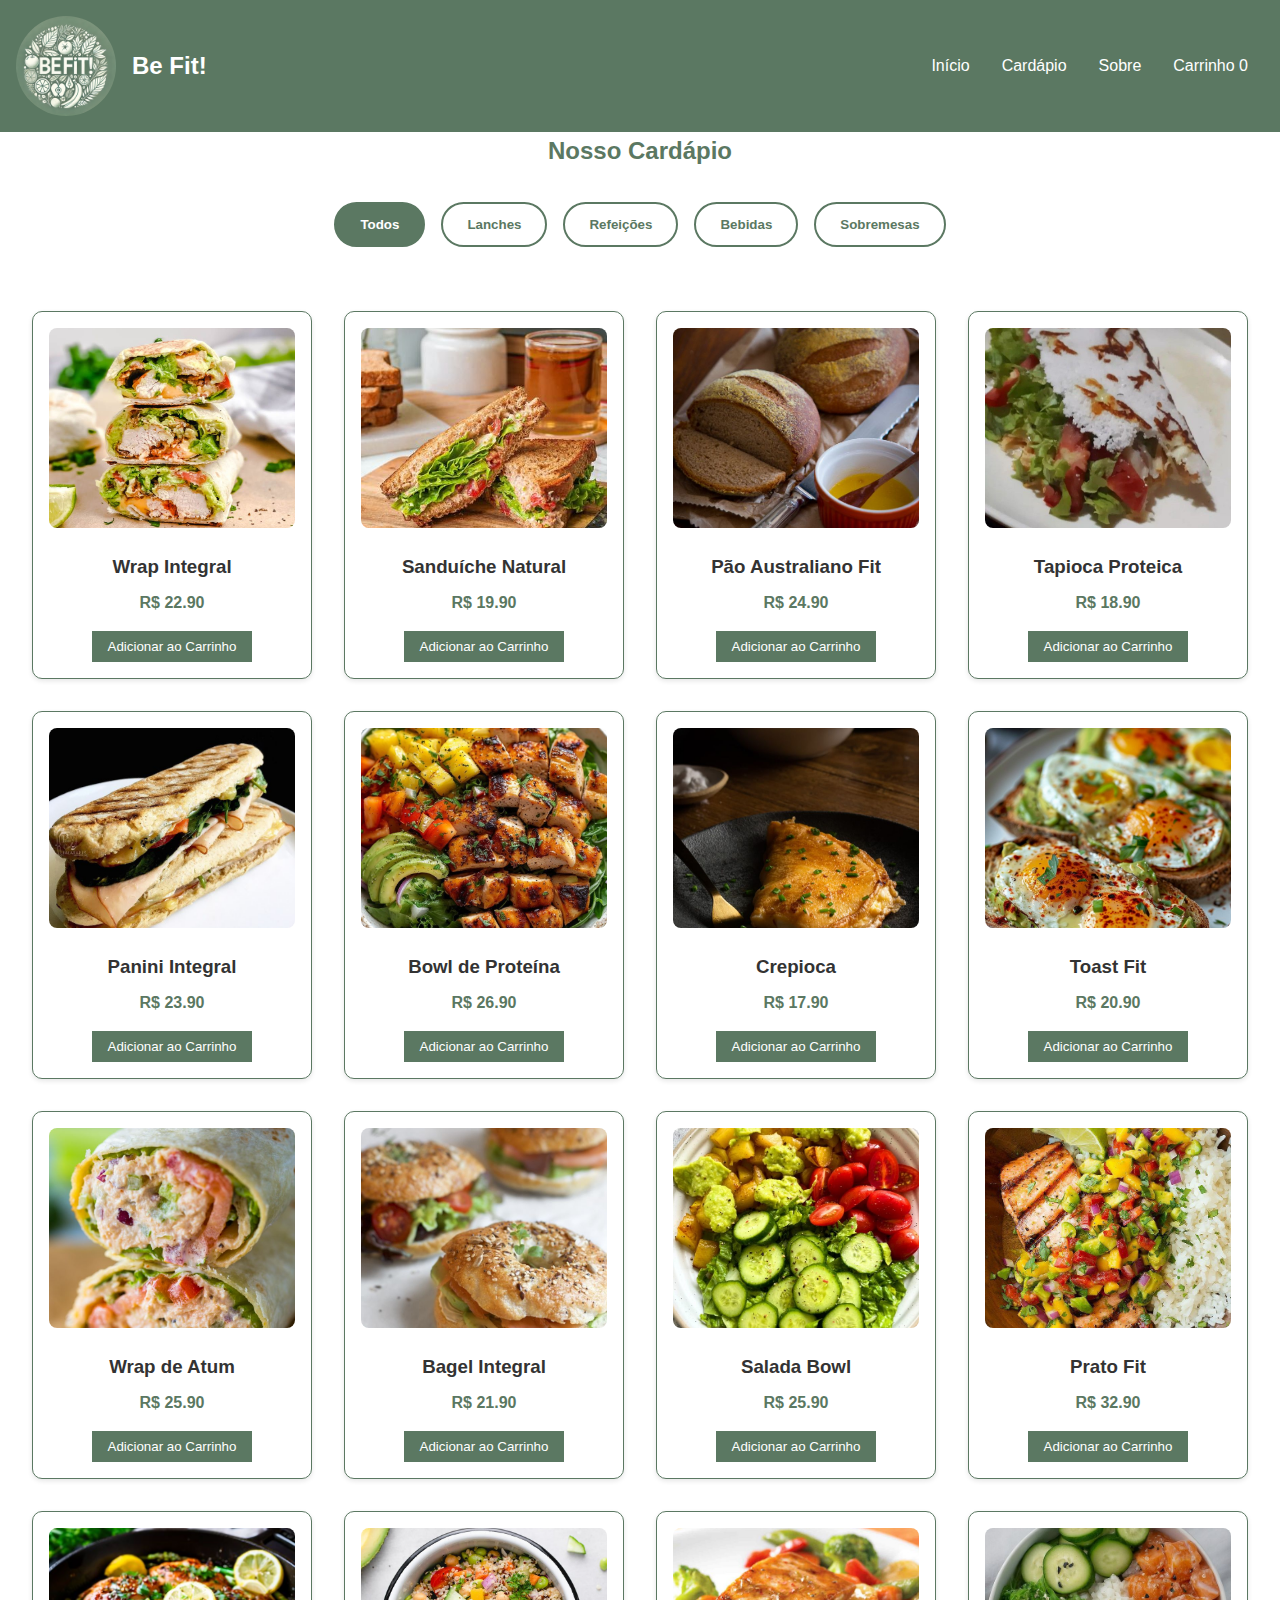
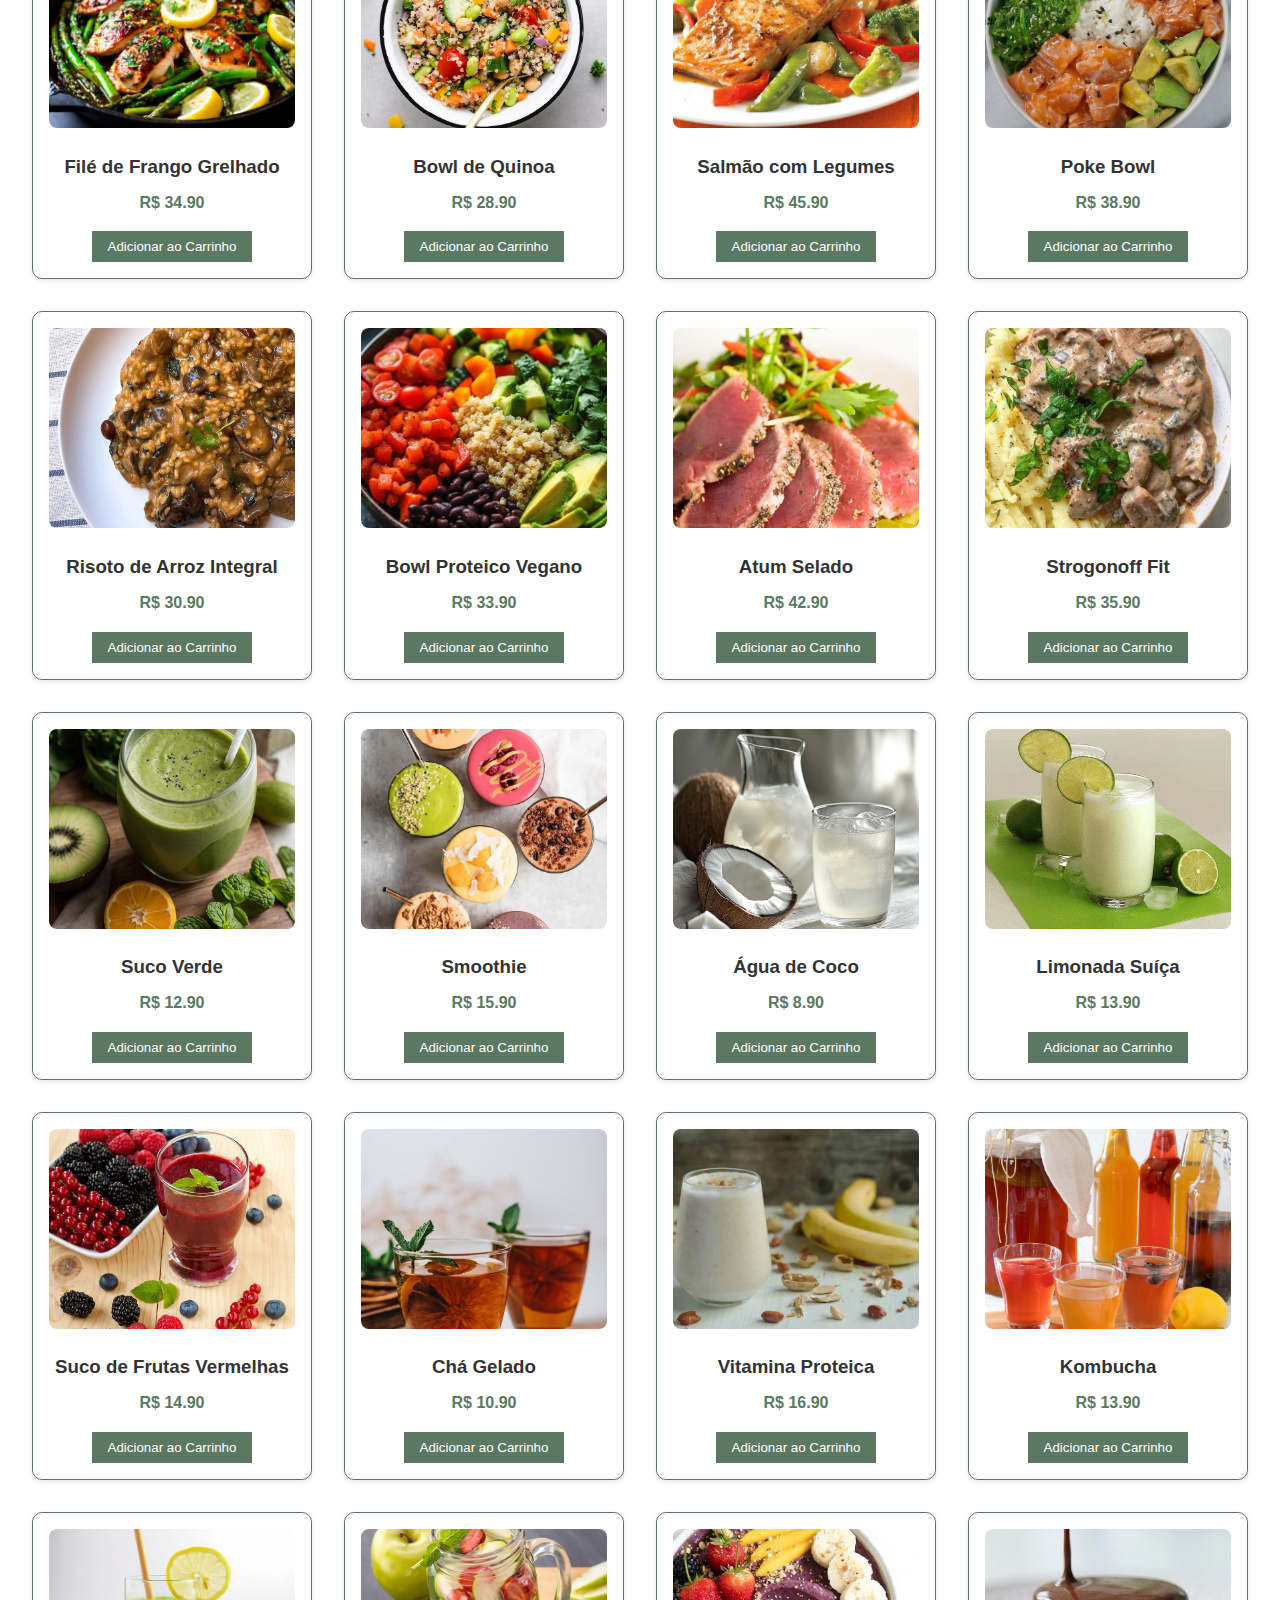
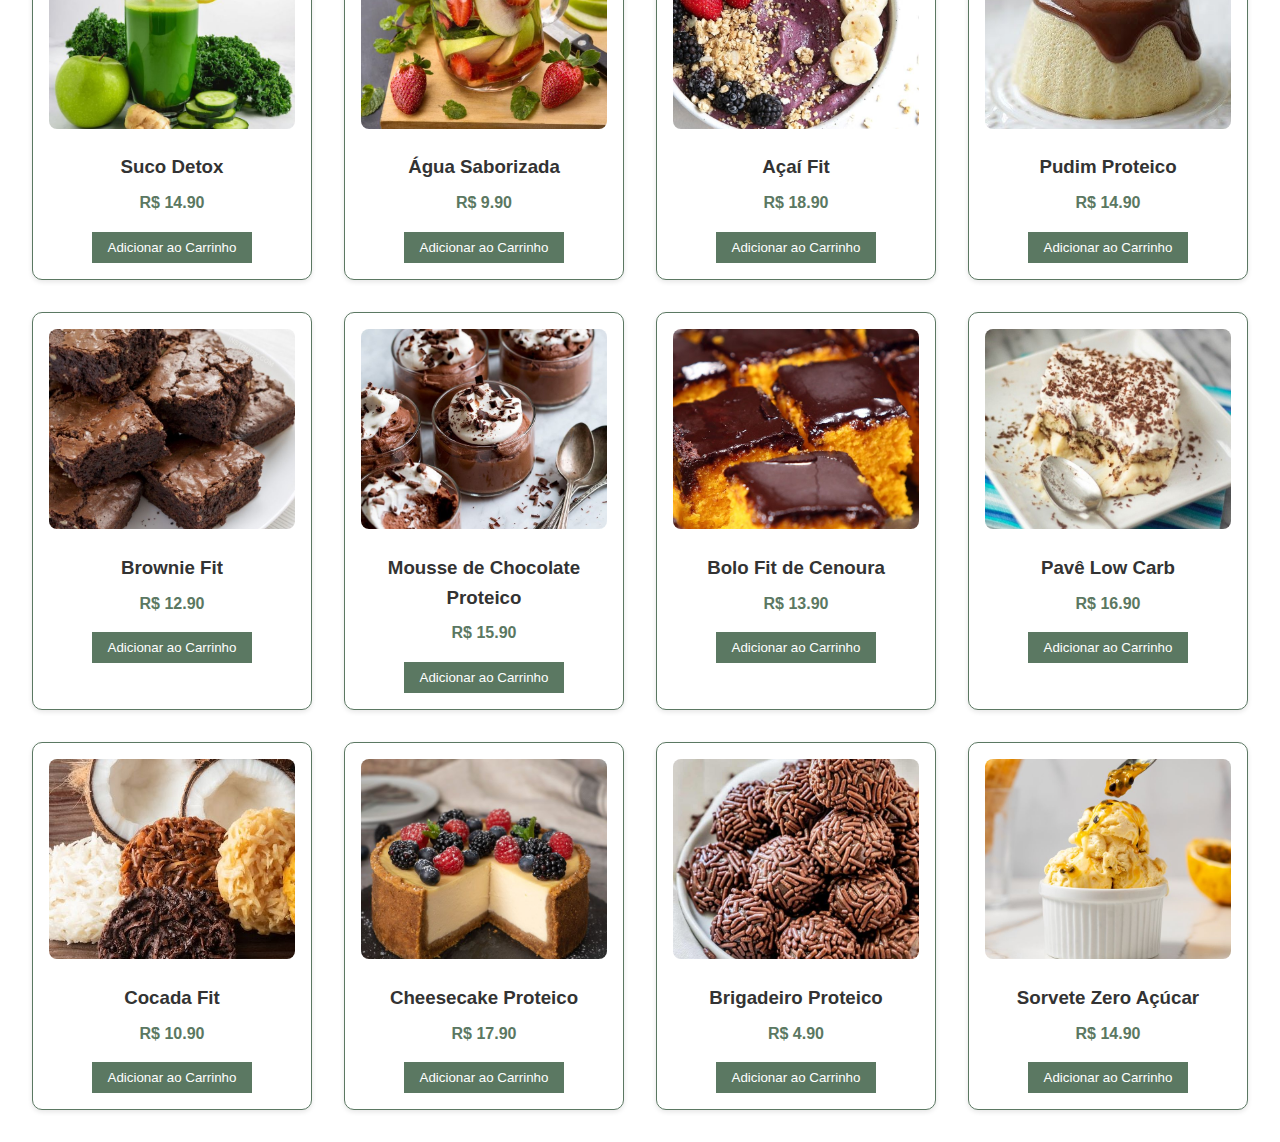
<file: index.html>
<!DOCTYPE html>
<html lang="pt-BR">
<head>
    <meta charset="UTF-8">
    <meta name="viewport" content="width=device-width, initial-scale=1.0">
    <link rel="shortcut icon" href="eco.ico">
    <title>Be Fit! - Lanchonete Fit</title>
    <link rel="stylesheet" href="styles.css">
</head>
<body>
    <header>
        <nav class="menu">
            <div class="brand">
                <img src="logo2.png" alt="Be Fit Logo" class="logo-img">
                <div class="logo">Be Fit!</div>
            </div>
            <ul>
                <li><a href="#inicio">Início</a></li>
                <li><a href="#cardapio">Cardápio</a></li>
                <li><a href="sobre.html">Sobre</a></li>
                <li><a href="#" class="carrinho-btn" onclick="toggleCarrinho(); return false;">
                    Carrinho <span class="carrinho-qtd">0</span>
                </a></li>
            </ul>
        </nav>
    </header>

    <main>
        <section id="cardapio">
            <h2 style="text-align: center; color: #5b7862;">Nosso Cardápio</h2>
            <div class="categorias">
                <button class="categoria-btn active" onclick="filtrarCategoria('todos')">Todos</button>
                <button class="categoria-btn" onclick="filtrarCategoria('lanches')">Lanches</button>
                <button class="categoria-btn" onclick="filtrarCategoria('refeicoes')">Refeições</button>
                <button class="categoria-btn" onclick="filtrarCategoria('bebidas')">Bebidas</button>
                <button class="categoria-btn" onclick="filtrarCategoria('sobremesas')">Sobremesas</button>
            </div>
            <div class="produtos-grid"></div>
        </section>

        <section id="carrinho" class="carrinho-section hidden">
            <button onclick="toggleCarrinho()" class="btn-fechar" style="float: right;">X</button>
            <h2>Seu Pedido</h2>
            <div class="carrinho-items"></div>
            <div class="carrinho-total">
                <p>Total: R$ <span id="total">0.00</span></p>
            </div>
            <button onclick="finalizarPedido()" class="btn-finalizar">Finalizar Pedido</button>
        </section>

        <div id="modal-checkout" class="modal hidden">
            <div class="modal-content">
                <h3>Finalizar Pedido</h3>
                <form id="checkout-form">
                    <input type="text" placeholder="Nome" required>
                    <input type="tel" placeholder="Telefone" required>
                    <input type="text" placeholder="Endereço" required>
                    
                    <h4>Forma de Pagamento:</h4>
                    <select name="pagamento" required>
                        <option value="cartao">Cartão</option>
                        <option value="pix">PIX</option>
                        <option value="dinheiro">Dinheiro</option>
                    </select>

                    <button type="submit" class="btn-confirmar">Confirmar Pedido</button>
                </form>
            </div>
        </div>
    </main>

    <script src="script1.js"></script>
</body>
</html>
</file>
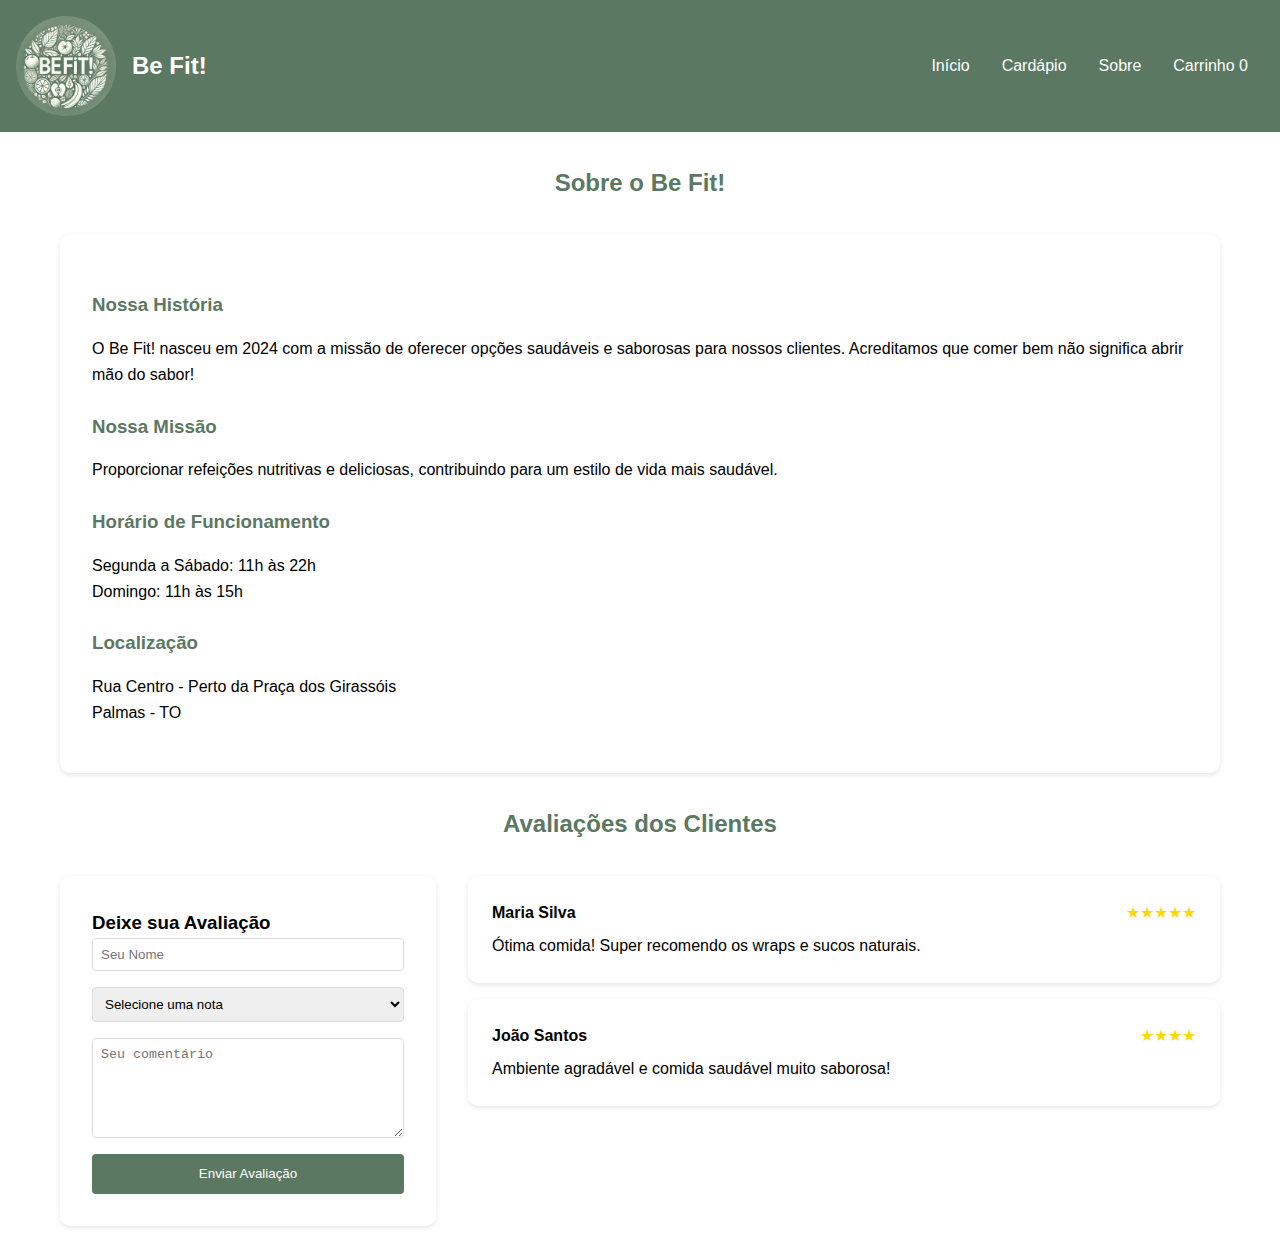
<file: sobre.html>
<!DOCTYPE html>
<html lang="pt-BR">
<head>
    <meta charset="UTF-8">
    <meta name="viewport" content="width=device-width, initial-scale=1.0">
    <link rel="shortcut icon" href="eco.ico">
    <title>Be Fit! - Sobre Nós</title>
    <link rel="stylesheet" href="styles.css">
</head>
<body>
    <header>
        <nav class="menu">
            <div class="brand">
                <img src="logo2.png" alt="Be Fit Logo" class="logo-img">
                <div class="logo">Be Fit!</div>
            </div>
            <ul>
                <li><a href="index.html">Início</a></li>
                <li><a href="index.html#cardapio">Cardápio</a></li>
                <li><a href="sobre.html">Sobre</a></li>
                <li><a href="#" class="carrinho-btn" onclick="toggleCarrinho(); return false;">
                    Carrinho <span class="carrinho-qtd">0</span>
                </a></li>
            </ul>
        </nav>
    </header>

    <main>
        <section class="sobre-section">
            <h2>Sobre o Be Fit!</h2>
            <div class="sobre-content">
                <div class="sobre-info">
                    <h3>Nossa História</h3>
                    <p>O Be Fit! nasceu em 2024 com a missão de oferecer opções saudáveis e saborosas para nossos clientes. Acreditamos que comer bem não significa abrir mão do sabor!</p>
                    
                    <h3>Nossa Missão</h3>
                    <p>Proporcionar refeições nutritivas e deliciosas, contribuindo para um estilo de vida mais saudável.</p>

                    <h3>Horário de Funcionamento</h3>
                    <p>Segunda a Sábado: 11h às 22h<br>
                    Domingo: 11h às 15h</p>

                    <h3>Localização</h3>
                    <p>Rua Centro - Perto da Praça dos Girassóis<br>
                    Palmas - TO</p>
                </div>
            </div>
        </section>

        <section class="avaliacoes-section">
            <h2>Avaliações dos Clientes</h2>
            <div class="avaliacoes-container">
                <div class="avaliacao-form">
                    <h3>Deixe sua Avaliação</h3>
                    <form id="form-avaliacao">
                        <input type="text" placeholder="Seu Nome" required>
                        <select required>
                            <option value="">Selecione uma nota</option>
                            <option value="5">5 estrelas</option>
                            <option value="4">4 estrelas</option>
                            <option value="3">3 estrelas</option>
                            <option value="2">2 estrelas</option>
                            <option value="1">1 estrela</option>
                        </select>
                        <textarea placeholder="Seu comentário" required></textarea>
                        <button type="submit">Enviar Avaliação</button>
                    </form>
                </div>

                <div class="avaliacoes-lista">
                    <!-- Exemplo de avaliações -->
                    <div class="avaliacao-item">
                        <div class="avaliacao-header">
                            <h4>Maria Silva</h4>
                            <div class="estrelas">★★★★★</div>
                        </div>
                        <p>Ótima comida! Super recomendo os wraps e sucos naturais.</p>
                    </div>

                    <div class="avaliacao-item">
                        <div class="avaliacao-header">
                            <h4>João Santos</h4>
                            <div class="estrelas">★★★★</div>
                        </div>
                        <p>Ambiente agradável e comida saudável muito saborosa!</p>
                    </div>
                </div>
            </div>
        </section>
    </main>

    <script src="script.js"></script>
</body>
</html>
</file>
<file: styles.css>
* {
    margin: 0;
    padding: 0;
    box-sizing: border-box;
}

body {
    font-family: Arial, sans-serif;
    line-height: 1.6;
}

.menu {
    background-color: #5b7862;
    padding: 1rem;
    display: flex;
    justify-content: space-between;
    align-items: center;
}

.logo {
    color: white;
    font-size: 1.5rem;
    font-weight: bold;
}

.menu ul {
    display: flex;
    list-style: none;
}

.menu ul li a {
    color: white;
    text-decoration: none;
    padding: 0.5rem 1rem;
}

.produtos-grid {
    display: grid;
    grid-template-columns: repeat(auto-fit, minmax(280px, 1fr));
    gap: 2rem;
    padding: 2rem;
}

.produto-card {
    border: 1px solid #5b7862;
    border-radius: 10px;
    padding: 1rem;
    text-align: center;
    transition: transform 0.3s ease;
    background-color: white;
    box-shadow: 0 2px 5px rgba(0,0,0,0.1);
}

.produto-card:hover {
    transform: translateY(-5px);
}

.produto-card img {
    width: 100%;
    height: 200px;
    object-fit: cover;
    border-radius: 8px;
    margin-bottom: 1rem;
}

.produto-card h3 {
    color: #333;
    margin-bottom: 0.5rem;
}

.produto-card p {
    color: #5b7862;
    font-weight: bold;
    margin-bottom: 1rem;
}

.carrinho-section {
    padding: 2rem;
}

.hidden {
    display: none;
}

.modal {
    position: fixed;
    top: 0;
    left: 0;
    width: 100%;
    height: 100%;
    background-color: rgba(0, 0, 0, 0.5);
}

.modal-content {
    background-color: white;
    padding: 2rem;
    max-width: 500px;
    margin: 2rem auto;
}

form {
    display: flex;
    flex-direction: column;
    gap: 1rem;
}

input, select {
    padding: 0.5rem;
}

button {
    background-color: #5b7862;
    color: white;
    padding: 0.5rem 1rem;
    border: none;
    cursor: pointer;
}

button:hover {
    background-color: #5b7862;
}

.carrinho-item {
    display: flex;
    justify-content: space-between;
    align-items: center;
    padding: 1rem;
    border-bottom: 1px solid #ddd;
}

.btn-remover {
    background-color: #ff4444;
    padding: 0.3rem 0.8rem;
    font-size: 0.9rem;
}

.btn-remover:hover {
    background-color: #cc0000;
}

.carrinho-section {
    position: fixed;
    right: 0;
    top: 0;
    height: 100vh;
    width: 300px;
    background-color: white;
    box-shadow: -2px 0 5px rgba(0,0,0,0.2);
    padding: 1rem;
    transform: translateX(100%);
    transition: transform 0.3s ease-in-out;
}

.carrinho-section:not(.hidden) {
    transform: translateX(0);
}

.carrinho-total {
    margin-top: 1rem;
    padding: 1rem;
    border-top: 2px solid #5b7862;
    font-weight: bold;
}

.btn-finalizar {
    width: 100%;
    margin-top: 1rem;
    padding: 1rem;
}

.brand {
    display: flex;
    align-items: center;
    gap: 1rem;
}

.logo-img {
    width: 100px;
    height: 100px;
    border-radius: 50%;
    object-fit: cover;
}

.categorias {
    display: flex;
    justify-content: center;
    gap: 1rem;
    margin: 2rem 0;
    flex-wrap: wrap;
}

.categoria-btn {
    background-color: white;
    color: #5b7862;
    border: 2px solid #5b7862;
    padding: 0.8rem 1.5rem;
    border-radius: 25px;
    font-weight: bold;
    transition: all 0.3s ease;
}

.categoria-btn:hover, .categoria-btn.active {
    background-color: #5b7862;
    color: white;
} 

/* Estilos para a página Sobre */
.sobre-section, .avaliacoes-section {
    max-width: 1200px;
    margin: 2rem auto;
    padding: 0 20px;
}

.sobre-section h2, .avaliacoes-section h2 {
    color: #5b7862;
    text-align: center;
    margin-bottom: 2rem;
}

.sobre-content {
    background-color: #fff;
    padding: 2rem;
    border-radius: 10px;
    box-shadow: 0 2px 5px rgba(0,0,0,0.1);
}

.sobre-info h3 {
    color: #5b7862;
    margin-top: 1.5rem;
    margin-bottom: 1rem;
}

.sobre-info p {
    line-height: 1.6;
    margin-bottom: 1rem;
}

/* Estilos para as avaliações */
.avaliacoes-container {
    display: grid;
    grid-template-columns: 1fr 2fr;
    gap: 2rem;
    margin-top: 2rem;
}

.avaliacao-form {
    background-color: #fff;
    padding: 2rem;
    border-radius: 10px;
    box-shadow: 0 2px 5px rgba(0,0,0,0.1);
}

.avaliacao-form form {
    display: flex;
    flex-direction: column;
    gap: 1rem;
}

.avaliacao-form input,
.avaliacao-form select,
.avaliacao-form textarea {
    padding: 0.5rem;
    border: 1px solid #ddd;
    border-radius: 4px;
}

.avaliacao-form textarea {
    height: 100px;
    resize: vertical;
}

.avaliacao-form button {
    background-color: #5b7862;
    color: white;
    padding: 0.8rem;
    border: none;
    border-radius: 4px;
    cursor: pointer;
}

.avaliacao-form button:hover {
    background-color: #4a6251;
}

.avaliacoes-lista {
    display: flex;
    flex-direction: column;
    gap: 1rem;
}

.avaliacao-item {
    background-color: #fff;
    padding: 1.5rem;
    border-radius: 10px;
    box-shadow: 0 2px 5px rgba(0,0,0,0.1);
}

.avaliacao-header {
    display: flex;
    justify-content: space-between;
    align-items: center;
    margin-bottom: 0.5rem;
}

.estrelas {
    color: #ffd700;
}

@media (max-width: 768px) {
    .avaliacoes-container {
        grid-template-columns: 1fr;
    }
}
</file>
